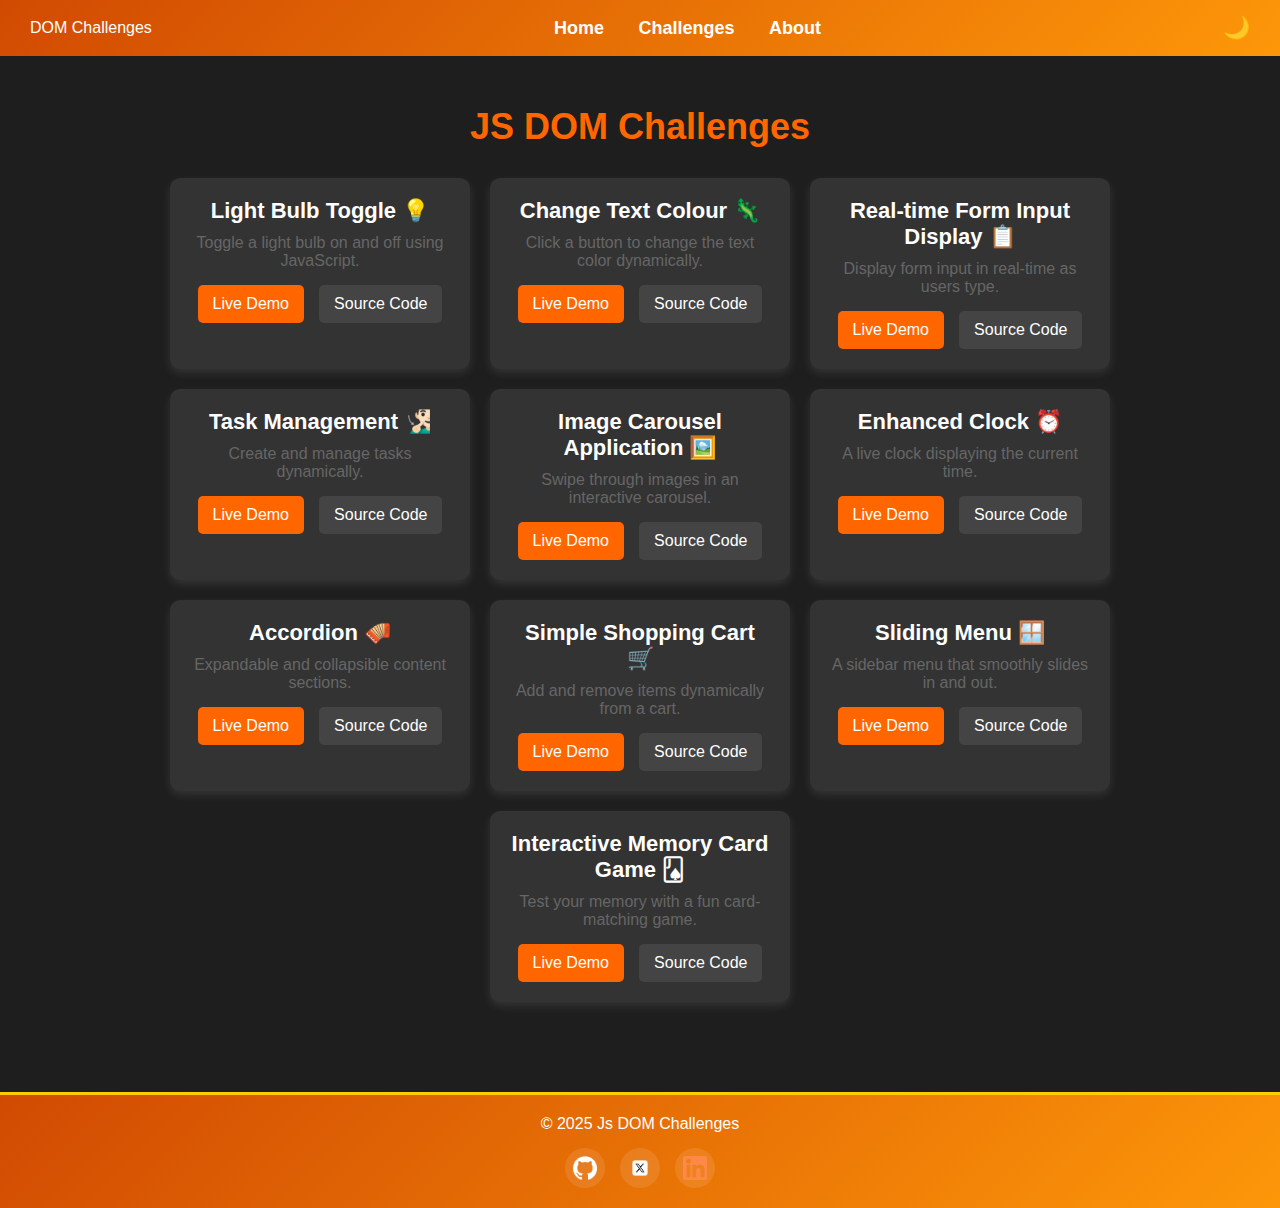
<file: index.html>
<!DOCTYPE html>
<html lang="en">
<head>
  <meta charset="UTF-8">
  <meta name="viewport" content="width=device-width, initial-scale=1.0">
  <title>JS DOM Challenges</title>
  <link rel="stylesheet" href="styles.css">
  <script defer src="script.js"></script>
</head>
<body class="dark-mode">
  <nav class="navbar">
    <div class="logo">DOM Challenges</div>
    <div class="nav-links">
      <a href="#">Home</a>
      <a href="#">Challenges</a>
      <a href="#">About</a>
    </div>
    <button id="darkModeToggle">🌙</button>
  </nav>

  <main class="main">
    <h1 class="heading">JS DOM Challenges</h1>
    <div class="cards-container">
      <div class="card"><h3>Light Bulb Toggle 💡</h3><p>Toggle a light bulb on and off using JavaScript.</p><div class="card-buttons"><a href="./challenge-1/index.html" class="live-btn">Live Demo</a><a href="https://github.com/srvjha/DOM-Challenges/tree/main/challenge-1" target="_blank" class="source-btn">Source Code</a></div></div>
      <div class="card"><h3>Change Text Colour 🦎</h3><p>Click a button to change the text color dynamically.</p><div class="card-buttons"><a href="./challenge-2/index.html" class="live-btn">Live Demo</a><a href="https://github.com/srvjha/DOM-Challenges/tree/main/challenge-2"  target="_blank" class="source-btn">Source Code</a></div></div>
      <div class="card"><h3>Real-time Form Input Display 📋</h3><p>Display form input in real-time as users type.</p><div class="card-buttons"><a href="./challenge-3/index.html" class="live-btn">Live Demo</a><a href="https://github.com/srvjha/DOM-Challenges/tree/main/challenge-3" target="_blank" class="source-btn">Source Code</a></div></div>
      <div class="card"><h3>Task Management 🧏🏻‍♂️</h3><p>Create and manage tasks dynamically.</p><div class="card-buttons"><a href="./challenge-4/index.html" class="live-btn">Live Demo</a><a href="https://github.com/srvjha/DOM-Challenges/tree/main/challenge-4" target="_blank" class="source-btn">Source Code</a></div></div>
      <div class="card"><h3>Image Carousel Application 🖼️</h3><p>Swipe through images in an interactive carousel.</p><div class="card-buttons"><a href="./challenge-5/index.html" class="live-btn">Live Demo</a><a href="https://github.com/srvjha/DOM-Challenges/tree/main/challenge-5" target="_blank" class="source-btn">Source Code</a></div></div>
      <div class="card"><h3>Enhanced Clock ⏰</h3><p>A live clock displaying the current time.</p><div class="card-buttons"><a href="./challenge-6/index.html" class="live-btn">Live Demo</a><a href="https://github.com/srvjha/DOM-Challenges/tree/main/challenge-6" target="_blank" class="source-btn">Source Code</a></div></div>
      <div class="card"><h3>Accordion 🪗</h3><p>Expandable and collapsible content sections.</p><div class="card-buttons"><a href="./challenge-7/index.html" class="live-btn">Live Demo</a><a href="https://github.com/srvjha/DOM-Challenges/tree/main/challenge-7" target="_blank" class="source-btn">Source Code</a></div></div>
      <div class="card"><h3>Simple Shopping Cart 🛒</h3><p>Add and remove items dynamically from a cart.</p><div class="card-buttons"><a href="./challenge-8/index.html" class="live-btn">Live Demo</a><a href="https://github.com/srvjha/DOM-Challenges/tree/main/challenge-8" target="_blank" class="source-btn">Source Code</a></div></div>
      <div class="card"><h3>Sliding Menu 🪟</h3><p>A sidebar menu that smoothly slides in and out.</p><div class="card-buttons"><a href="./challenge-9/index.html" class="live-btn">Live Demo</a><a href="https://github.com/srvjha/DOM-Challenges/tree/main/challenge-9" target="_blank" class="source-btn">Source Code</a></div></div>
      <div class="card"><h3>Interactive Memory Card Game 🂫</h3><p>Test your memory with a fun card-matching game.</p><div class="card-buttons"><a href="./challenge-10/index.html" class="live-btn">Live Demo</a><a href="https://github.com/srvjha/DOM-Challenges/tree/main/challenge-10" target="_blank" class="source-btn">Source Code</a></div></div>
    </div>
  </main>

  <footer class="footer">
    <p style="font-family: 'Lucida Sans', 'Lucida Sans Regular', 'Lucida Grande', 'Lucida Sans Unicode', Geneva, Verdana, sans-serif;">© 2025 Js DOM Challenges</p>
    <div class="social-icons">
      <a href="https://github.com/" target="_blank"><img src="images/github.png" alt="GitHub"></a>
      <a href="https://twitter.com/" target="_blank"><img src="images/twitter.png" alt="Twitter"></a>
      <a href="https://linkedin.com/" target="_blank"><img src="images/linkedin.png" alt="LinkedIn"></a>
    </div>
  </footer>
</body>
</html>
</file>
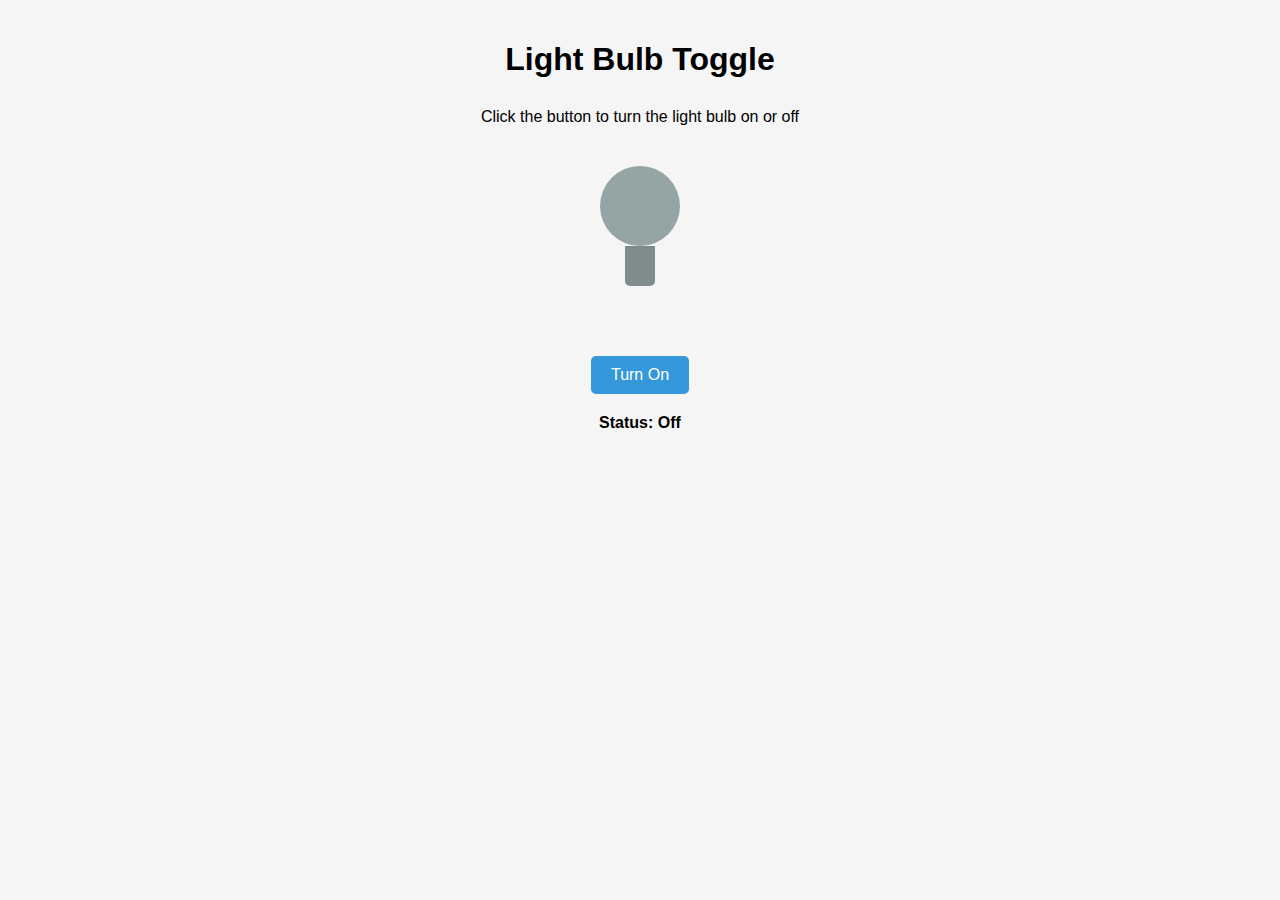
<file: challenge-1/index.html>
<!DOCTYPE html>
<html lang="en">
  <head>
    <meta charset="UTF-8" />
    <meta name="viewport" content="width=device-width, initial-scale=1.0" />
    <title>Light Bulb Toggle</title>
    <link rel="stylesheet" href="styles.css" />
  </head>
  <body id="body">
    <h1>Light Bulb Toggle</h1>
    <p>Click the button to turn the light bulb on or off</p>

    <div class="bulb-container">
      <div id="bulb" class="bulb off"></div>
      <div class="bulb-base"></div>
    </div>

    <button id="toggleButton">Turn On</button>

    <p id="status" class="switch-status">Status: Off</p>

    <script src="app.js"></script>
  </body>
</html>
</file>
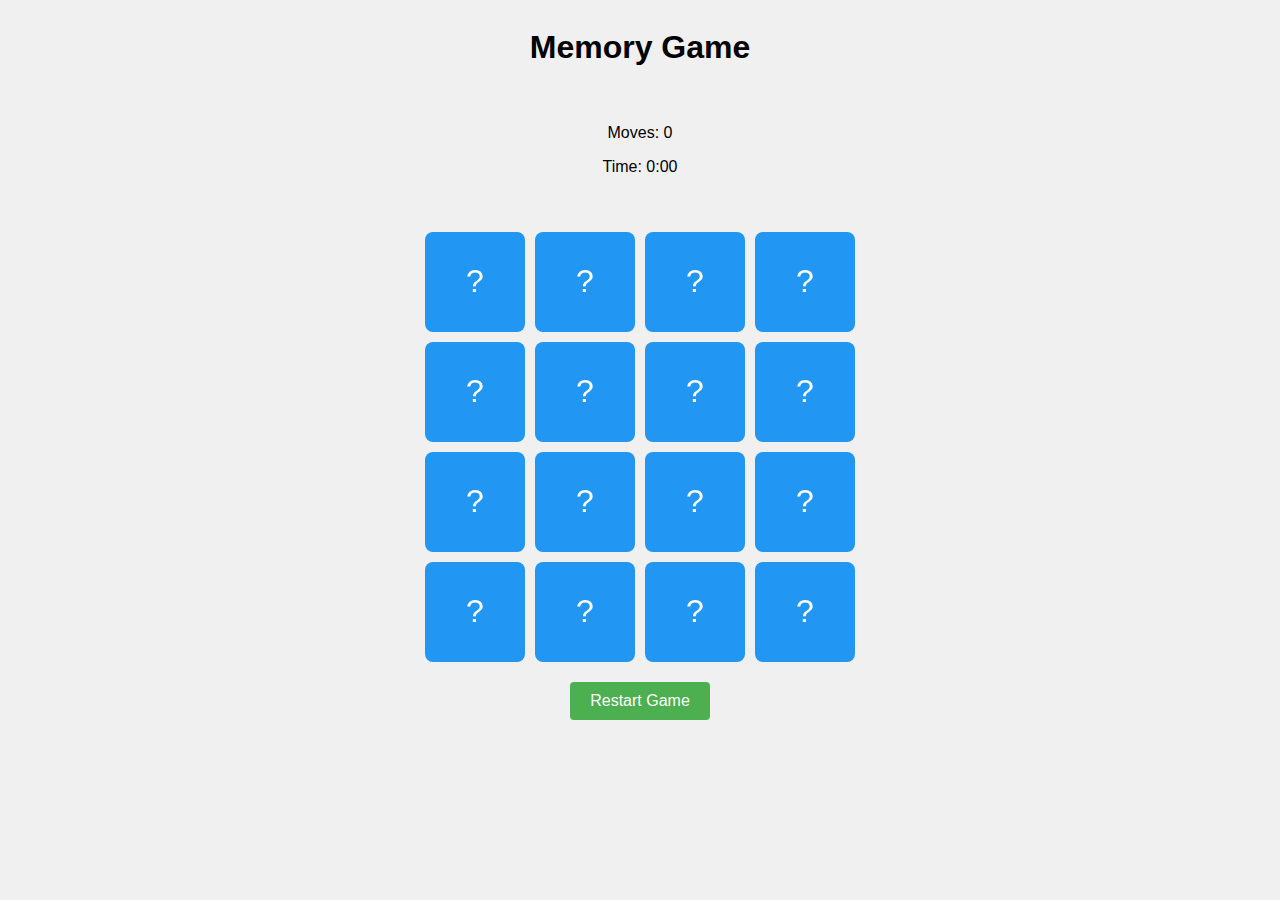
<file: challenge-10/index.html>
<!DOCTYPE html>
<html lang="en">
  <head>
    <meta charset="UTF-8" />
    <meta name="viewport" content="width=device-width, initial-scale=1.0" />
    <title>Memory Card Game</title>
    <link rel="stylesheet" href="styles.css" />
  </head>
  <body>
    <h1>Memory Game</h1>
    <div class="stats">
      <p>Moves: <span id="moves">0</span></p>
      <p>Time: <span id="time">0:00</span></p>
    </div>
    <div class="game-container" id="gameContainer"></div>
    <button onclick="restartGame()">Restart Game</button>

    <script src="app.js"></script>
  </body>
</html>
</file>
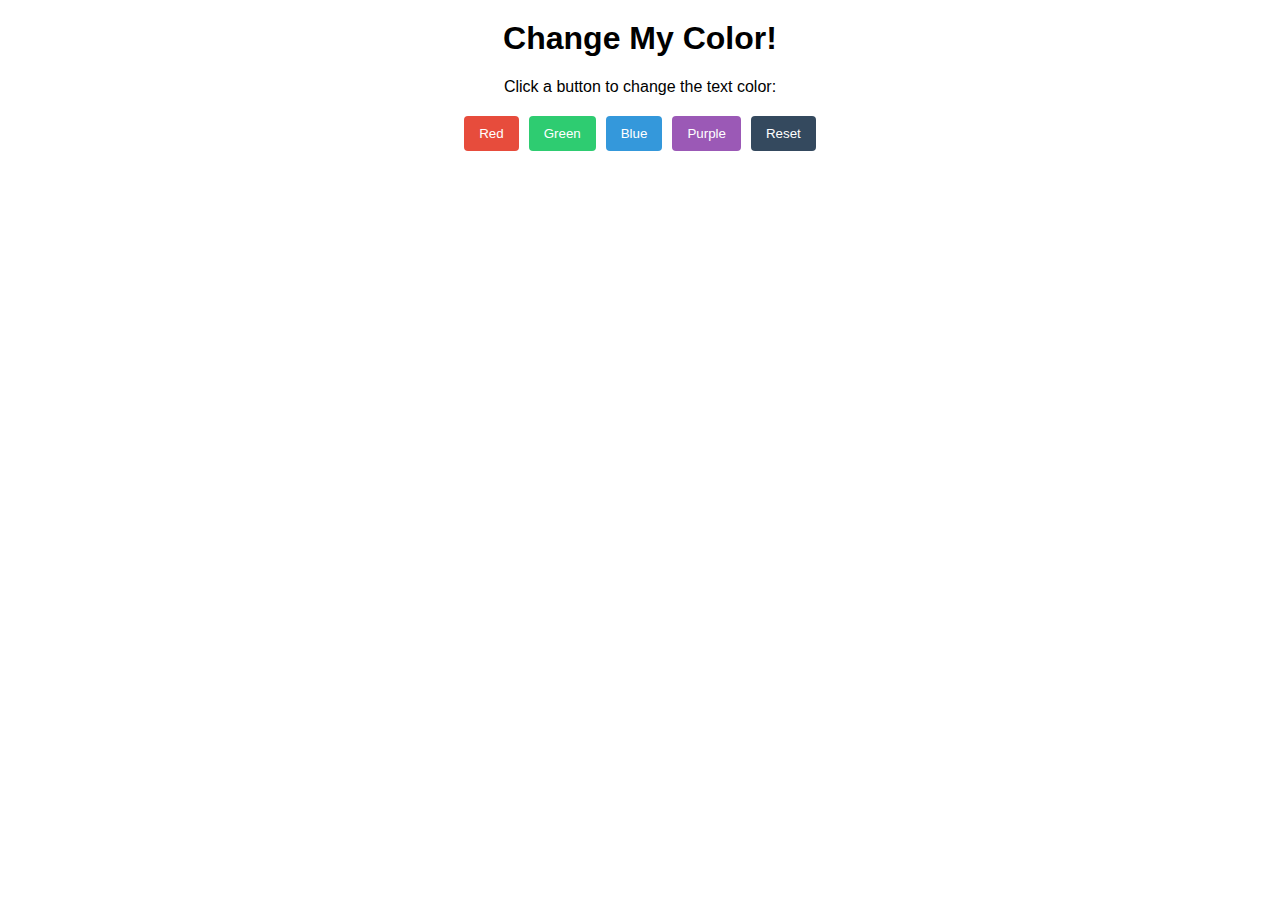
<file: challenge-2/index.html>
<html lang="en">
  <head>
    <meta charset="UTF-8" />
    <meta name="viewport" content="width=device-width, initial-scale=1.0" />
    <title>Change Text Color</title>
    <link rel="stylesheet" href="styles.css" />
  </head>
  <body>
    <h1 id="mainHeading">Change My Color!</h1>
    <p>Click a button to change the text color:</p>

    <div class="color-buttons">
      <button id="redButton">Red</button>
      <button id="greenButton">Green</button>
      <button id="blueButton">Blue</button>
      <button id="purpleButton">Purple</button>
      <button id="resetButton">Reset</button>
    </div>

    <script src="app.js"></script>
  </body>
</html>
</file>
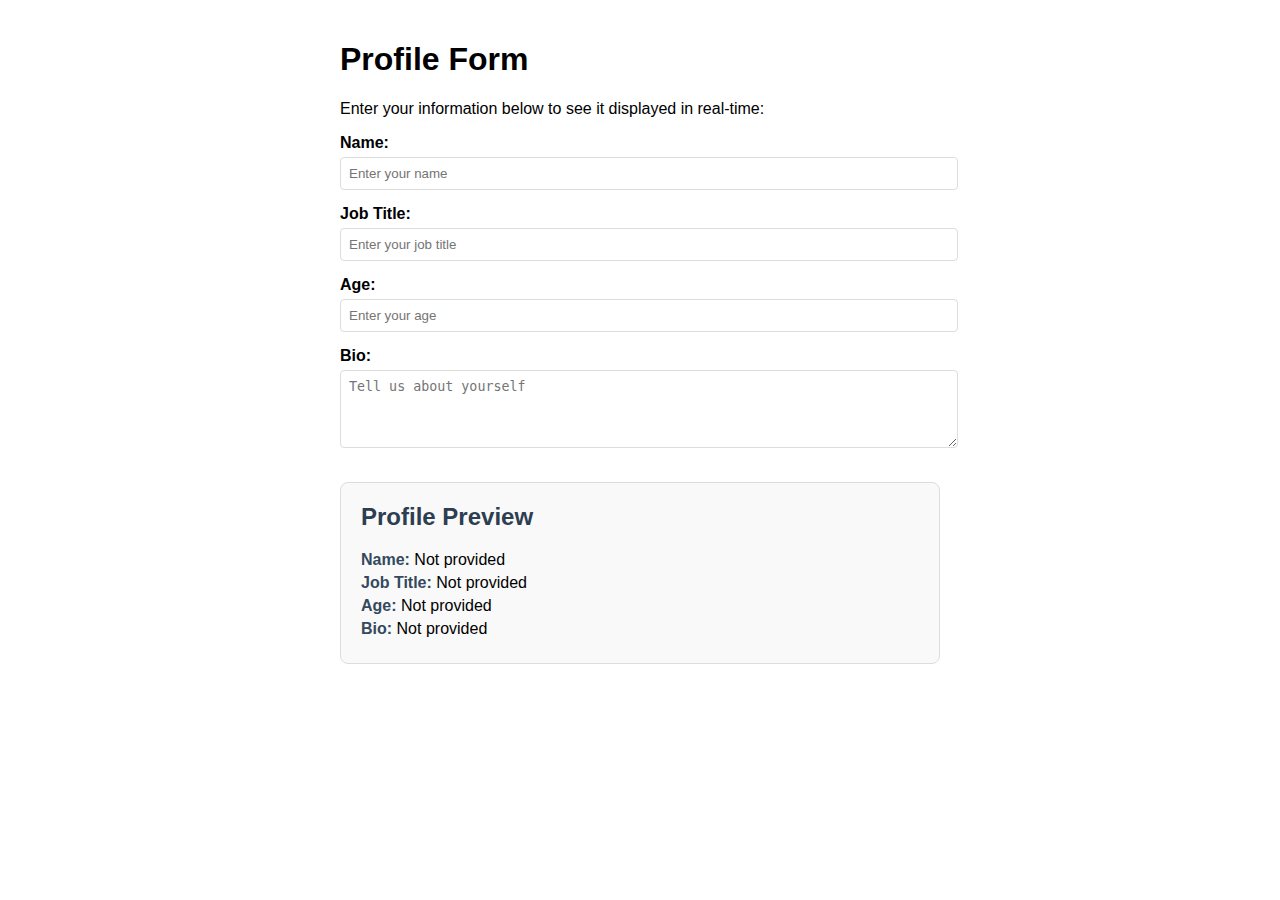
<file: challenge-3/index.html>
<!DOCTYPE html>
<html lang="en">
  <head>
    <meta charset="UTF-8" />
    <meta name="viewport" content="width=device-width, initial-scale=1.0" />
    <title>Real-time Form Input Display</title>
    <link rel="stylesheet" href="styles.css" />
  </head>
  <body>
    <h1>Profile Form</h1>
    <p>Enter your information below to see it displayed in real-time:</p>

    <div class="form-container">
      <div class="form-group">
        <label for="nameInput">Name:</label>
        <input type="text" id="nameInput" placeholder="Enter your name" />
      </div>

      <div class="form-group">
        <label for="jobInput">Job Title:</label>
        <input type="text" id="jobInput" placeholder="Enter your job title" />
      </div>

      <div class="form-group">
        <label for="ageInput">Age:</label>
        <input
          type="number"
          id="ageInput"
          min="18"
          max="120"
          placeholder="Enter your age"
        />
      </div>

      <div class="form-group">
        <label for="bioInput">Bio:</label>
        <textarea
          id="bioInput"
          rows="4"
          placeholder="Tell us about yourself"
        ></textarea>
      </div>
    </div>

    <div class="preview-card">
      <h2>Profile Preview</h2>
      <div class="profile-info">
        <p><strong>Name:</strong> <span id="nameDisplay">Not provided</span></p>
        <p>
          <strong>Job Title:</strong> <span id="jobDisplay">Not provided</span>
        </p>
        <p><strong>Age:</strong> <span id="ageDisplay">Not provided</span></p>
        <p><strong>Bio:</strong> <span id="bioDisplay">Not provided</span></p>
      </div>
    </div>

    <script src="app.js"></script>
  </body>
</html>
</file>
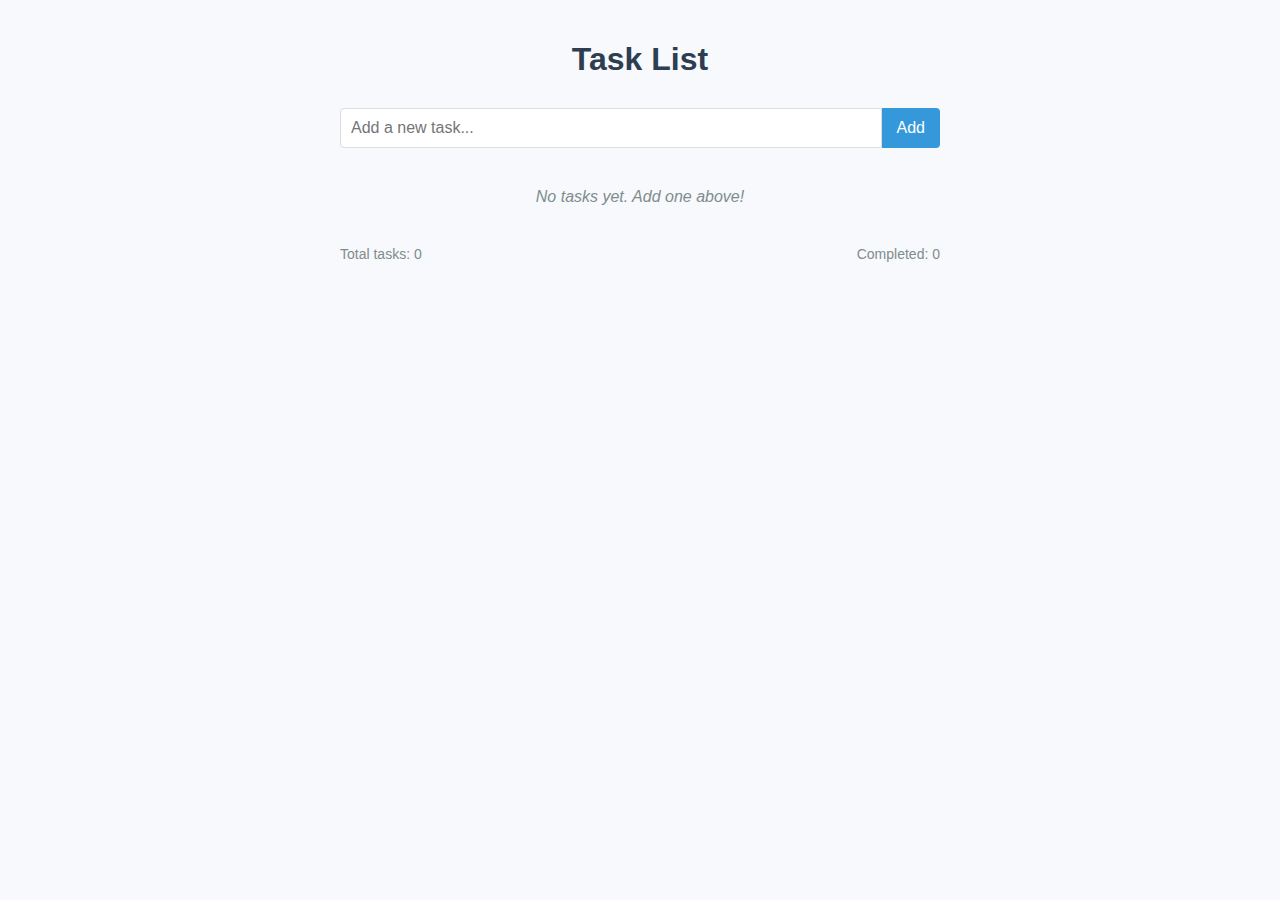
<file: challenge-4/index.html>
<!DOCTYPE html>
<html lang="en">
  <head>
    <meta charset="UTF-8" />
    <meta name="viewport" content="width=device-width, initial-scale=1.0" />
    <title>Task List Application</title>
    <link rel="stylesheet" href="styles.css" />
  </head>
  <body>
    <h1>Task List</h1>

    <div class="task-form">
      <input
        type="text"
        id="taskInput"
        class="task-input"
        placeholder="Add a new task..."
      />
      <button id="addButton" class="add-button">Add</button>
    </div>

    <ul id="taskList" class="task-list">
      <li class="empty-list">No tasks yet. Add one above!</li>
    </ul>

    <div class="task-stats">
      <span id="totalTasks">Total tasks: 0</span>
      <span id="completedTasks">Completed: 0</span>
    </div>
  </body>
  <script src="app.js"></script>
</html>
</file>
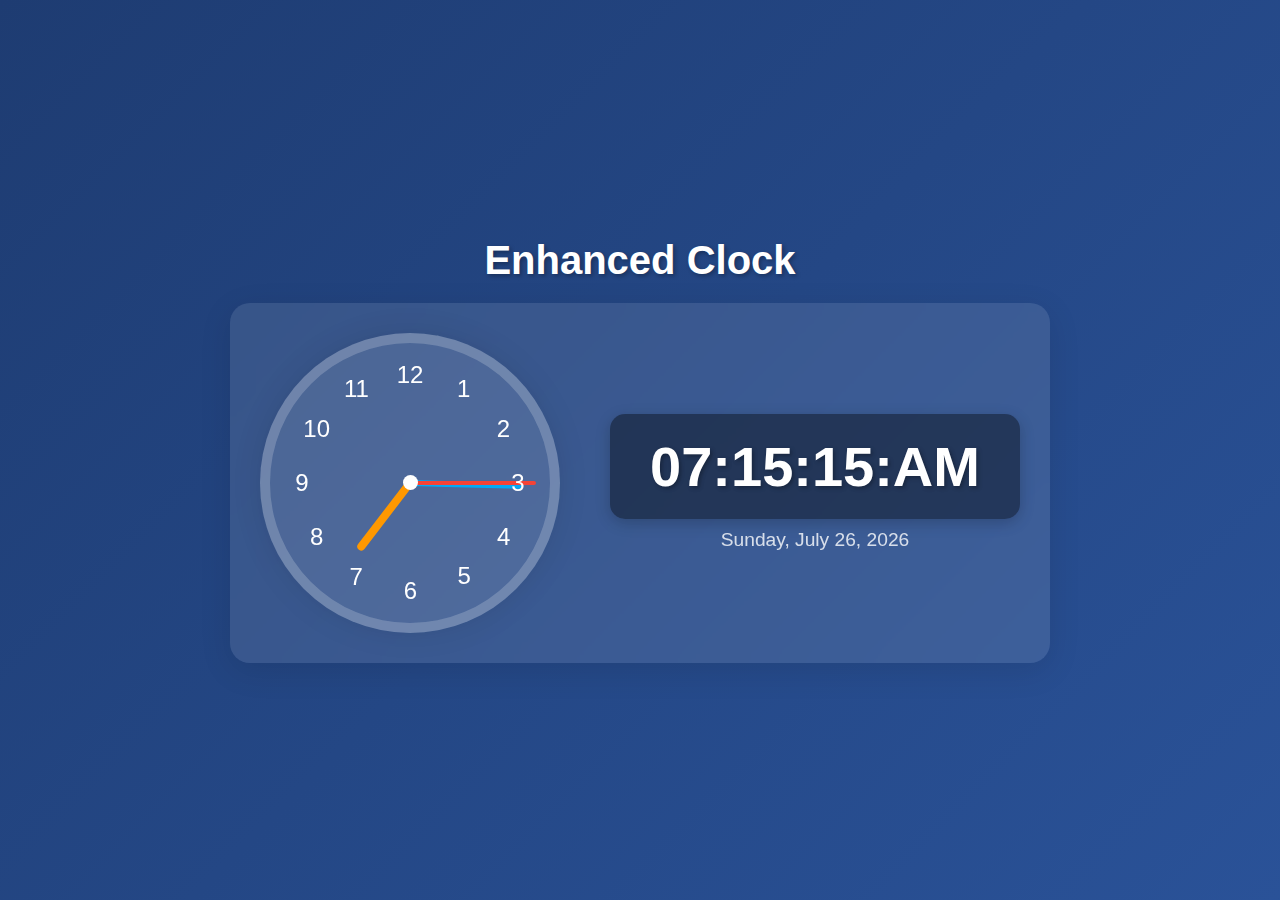
<file: challenge-6/index.html>
<!DOCTYPE html>
<html lang="en">
  <head>
    <meta charset="UTF-8" />
    <meta name="viewport" content="width=device-width, initial-scale=1.0" />
    <title>Enhanced Digital & Analog Clock</title>
    <link rel="stylesheet" href="styles.css" />
  </head>
  <body>
    <h2>Enhanced Clock</h2>

    <div class="container">
      <div class="clock">
        <div class="hand hour"></div>
        <div class="hand minute"></div>
        <div class="hand second"></div>
      </div>

      <div>
        <div class="digital-clock"></div>
        <div class="date"></div>
      </div>
    </div>

    <script src="app.js"></script>
  </body>
</html>
</file>
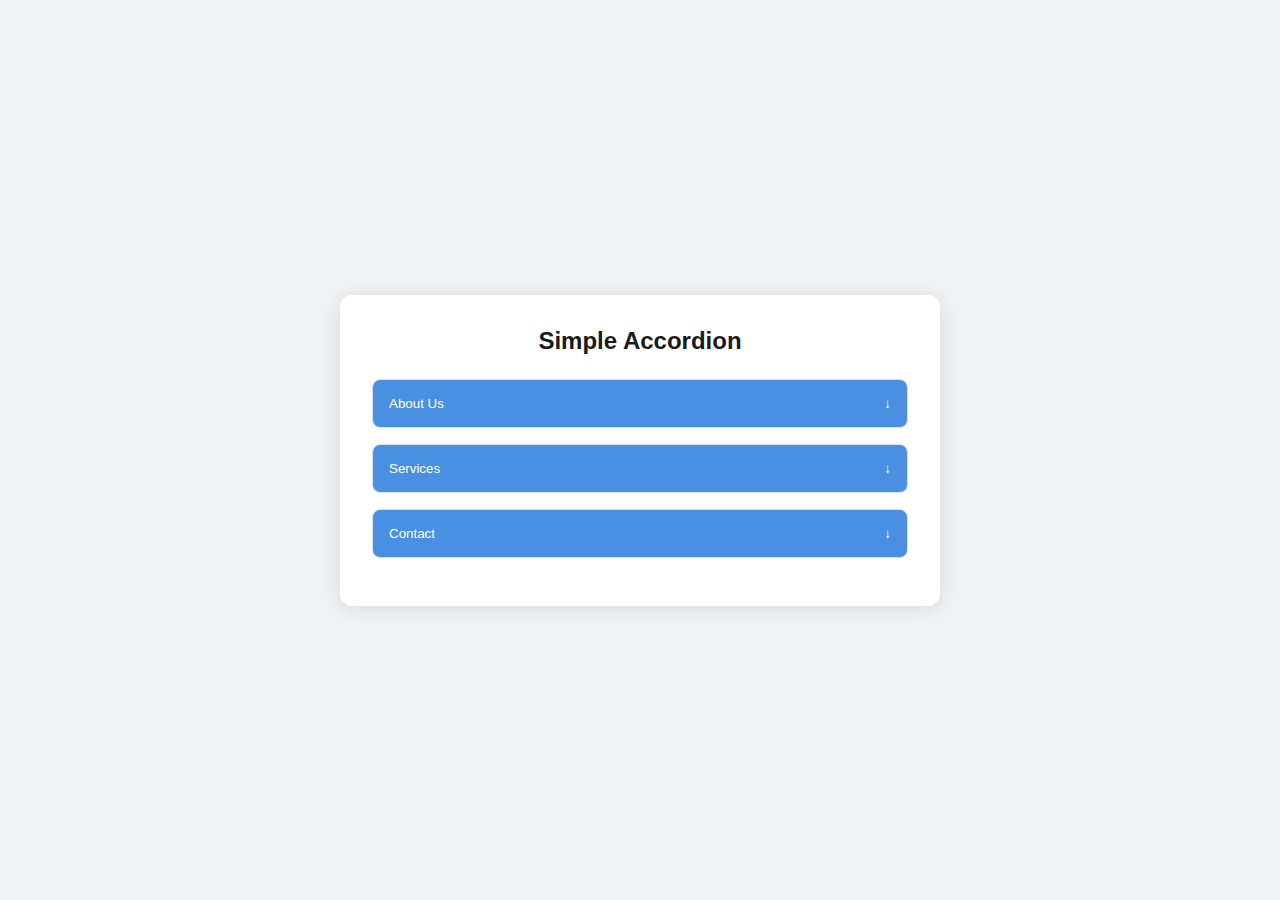
<file: challenge-7/index.html>
<!DOCTYPE html>
<html lang="en">
  <head>
    <meta charset="UTF-8" />
    <meta name="viewport" content="width=device-width, initial-scale=1.0" />
    <title>Slick Accordion</title>
    <link rel="stylesheet" href="styles.css" />
    <script src="app.js" defer></script>
  </head>
  <body>
    <div class="container">
      <h2>Simple Accordion</h2>
      <div class="accordion">
        <div class="accordion-item">
          <button class="accordion-button">
            About Us
            <span class="arrow">↓</span>
          </button>
          <div class="accordion-content">
            <p>
              We are a company dedicated to creating amazing web experiences.
              Our team works tirelessly to bring you the best solutions.
            </p>
          </div>
        </div>

        <div class="accordion-item">
          <button class="accordion-button">
            Services
            <span class="arrow">↓</span>
          </button>
          <div class="accordion-content">
            <p>
              We offer web design, development, and consulting services to help
              your business grow online.
            </p>
          </div>
        </div>

        <div class="accordion-item">
          <button class="accordion-button">
            Contact
            <span class="arrow">↓</span>
          </button>
          <div class="accordion-content">
            <p>
              Get in touch with us through email or phone. We're always happy to
              help with your projects.
            </p>
          </div>
        </div>
      </div>
    </div>

   
  </body>
</html>
</file>
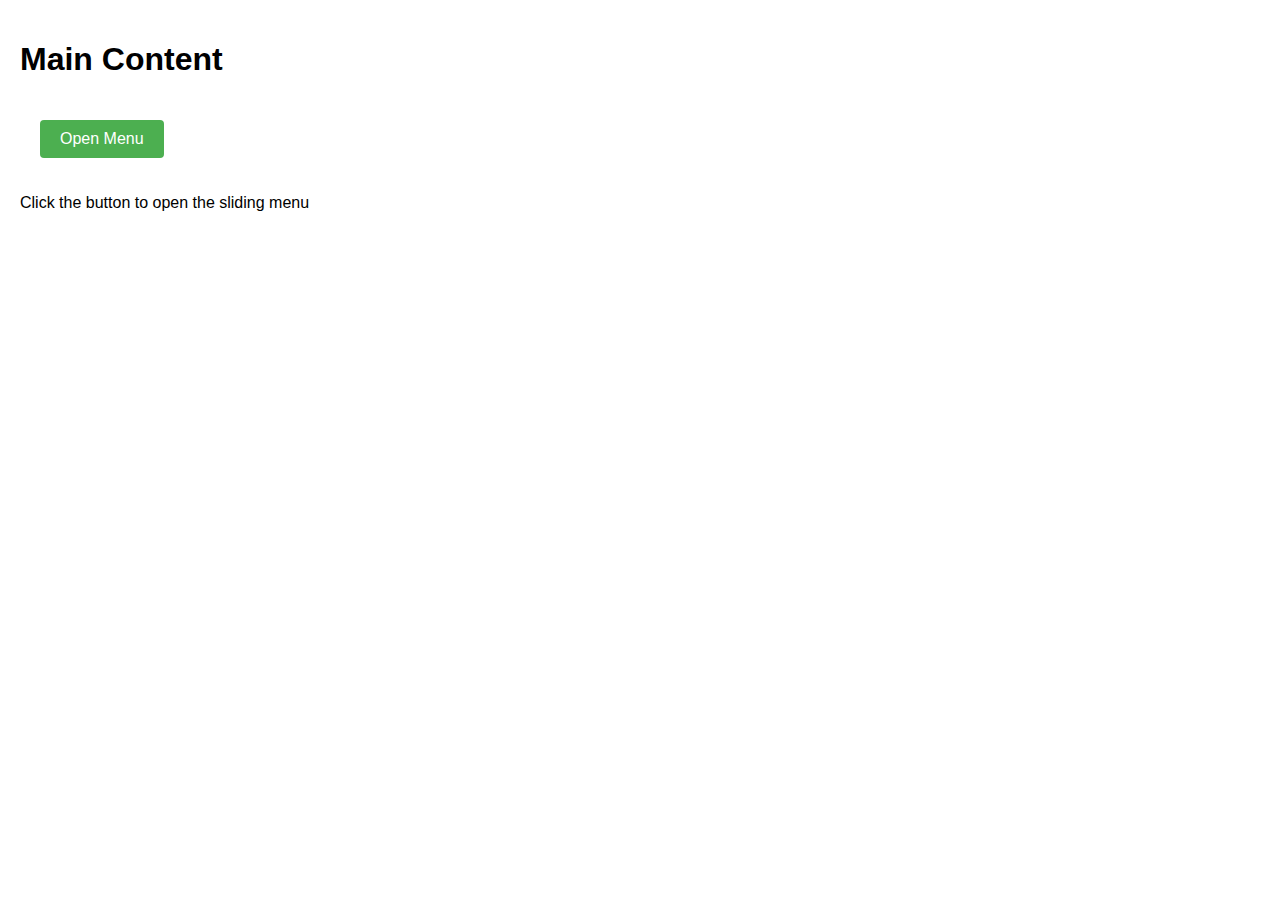
<file: challenge-9/index.html>
<!DOCTYPE html>
<html lang="en">
  <head>
    <meta charset="UTF-8" />
    <meta name="viewport" content="width=device-width, initial-scale=1.0" />
    <title>Sliding Menu</title>
    <link rel="stylesheet" href="styles.css" />
  </head>
  <body>
    <div class="content">
      <h1>Main Content</h1>
      <button class="toggle-btn">Open Menu</button>
      <p>Click the button to open the sliding menu</p>
    </div>

    <div class="panel">
      <button class="close-btn">X</button>
      <h2>Menu Items</h2>
      <div class="menu-item">Home</div>
      <div class="menu-item">About</div>
      <div class="menu-item">Services</div>
      <div class="menu-item">Contact</div>
    </div>

    <script src="app.js"></script>
  </body>
</html>
</file>
<file: styles.css>
/* General Styles */
* {
  margin: 0;
  padding: 0;
  box-sizing: border-box;
  font-family: "Poppins", sans-serif;
}

body {
  background-color: #f4f4f4;
  color: #333;
  text-align: center;
}

body {
  background-color: #f4f4f4;
  color: #333;
  transition: background 0.3s ease, color 0.3s ease;
}


body.dark-mode {
  background-color: #1e1e1e;
  color: #f4f4f4;
}

.dark-mode .navbar,
.dark-mode .footer {
  background: linear-gradient(135deg, #d14a02, #fd9709);
  border-top-color: #ffcc00;
}

.dark-mode .card {
  background-color: #333;
  color: #fff;
  box-shadow: 0 4px 10px rgba(255, 255, 255, 0.1);
}



.dark-mode .social-icons a {
  background: rgba(255, 255, 255, 0.1);
}

.dark-mode .social-icons a:hover {
  background: #ffcc00;
}
.dark-mode .live-btn {
  background: #ff6600;
  color: white;
}
.navbar {
  display: flex;
  justify-content: space-between;
  align-items: center;
  padding: 15px 30px;
  background: #ff6600;
  color: white;
}

.nav-links a {
  color: white;
  text-decoration: none;
  font-size: large;
  font-weight: bold;
  margin: 0 15px;
  transition: color 0.3s;
}

.nav-links a:hover {
  color: #ffcc00;
}

#darkModeToggle {
  background: none;
  border: none;
  font-size: 22px;
  cursor: pointer;
  transition: transform 0.3s;
}

#darkModeToggle:hover {
  transform: rotate(20deg);
}


.main {
  padding: 50px 20px;
}

.heading {
  font-size: 36px;
  color: #ff6600;
}

.cards-container {
  display: flex;
  flex-wrap: wrap;
  justify-content: center;
  gap: 20px;
  margin-top: 30px;
}

.card {
  background: white;
  padding: 20px;
  border-radius: 10px;
  box-shadow: 0px 5px 15px rgba(0, 0, 0, 0.1);
  transition: transform 0.3s ease, box-shadow 0.3s ease;
  width: 300px;
}

.card:hover {
  transform: translateY(-5px);
  box-shadow: 0px 10px 20px rgba(0, 0, 0, 0.2);
}

.card h3 {
  font-size: 22px;
  margin-bottom: 10px;
}

.card p {
  font-size: 16px;
  color: #666;
}

.card-buttons {
  margin-top: 15px;
  display: flex;
  justify-content: space-around;
}

.live-btn, .source-btn {
  text-decoration: none;
  padding: 10px 15px;
  border-radius: 5px;
  transition: 0.3s;
}

.live-btn {
  background: #ff6600;
  color: white;
}

.source-btn {
  background: #444;
  color: white;
}

.live-btn:hover {
  background: #e65c00;
}

.source-btn:hover {
  background: #222;
}

.footer {
  background: #ff6600;
  color: #fff;
  text-align: center;
  padding: 20px;
  font-size: 1rem;
  position: relative;
  margin-top: 40px;
  border-top: 3px solid #ffcc00;
}

.footer p {
  margin-bottom: 15px;
  font-weight: 500;
}

.social-icons {
  display: flex;
  justify-content: center;
  gap: 15px;
}

.social-icons a {
  display: flex;
  align-items: center;
  justify-content: center;
  width: 40px;
  height: 40px;
  border-radius: 50%;
  background: rgba(23, 6, 6);
  transition: transform 0.3s ease, background 0.3s ease;
}

.social-icons a:hover {
  transform: translateY(-5px);
  background: #21086d;
}

.social-icons img {
  width: 24px;
  height: 24px;
  filter: invert(1);
}
</file>
<file: challenge-1/styles.css>
body {
  font-family: Arial, sans-serif;
  max-width: 600px;
  margin: 0 auto;
  padding: 20px;
  text-align: center;
  background-color: #f5f5f5;
  transition: background-color 0.3s ease;
}

.dark-mode {
  background-color: #333;
  color: white;
}

h1 {
  margin-bottom: 30px;
}

.bulb-container {
  margin: 40px auto;
  position: relative;
  width: 100px;
  height: 150px;
}

.bulb {
  width: 80px;
  height: 80px;
  background-color: #f1c40f;
  border-radius: 50%;
  position: absolute;
  top: 0;
  left: 50%;
  transform: translateX(-50%);
  box-shadow: 0 0 50px rgba(241, 196, 15, 0.5);
  transition: all 0.3s ease;
}

.bulb.off {
  background-color: #95a5a6;
  box-shadow: none;
}

.bulb-base {
  width: 30px;
  height: 40px;
  background-color: #7f8c8d;
  position: absolute;
  top: 80px;
  left: 50%;
  transform: translateX(-50%);
  border-radius: 0 0 5px 5px;
}

button {
  padding: 10px 20px;
  background-color: #3498db;
  color: white;
  border: none;
  border-radius: 5px;
  cursor: pointer;
  font-size: 16px;
  transition: background-color 0.3s;
}

button:hover {
  background-color: #2980b9;
}

.switch-status {
  margin-top: 20px;
  font-weight: bold;
}
</file>
<file: challenge-10/styles.css>
body {
  font-family: Arial, sans-serif;
  display: flex;
  flex-direction: column;
  align-items: center;
  background: #f0f0f0;
}

.game-container {
  display: grid;
  grid-template-columns: repeat(4, 1fr);
  gap: 10px;
  margin: 20px;
  perspective: 1000px;
}

.card {
  width: 100px;
  height: 100px;
  position: relative;
  transform-style: preserve-3d;
  transition: transform 0.5s;
  cursor: pointer;
}

.card.flipped {
  transform: rotateY(180deg);
}

.card-front,
.card-back {
  position: absolute;
  width: 100%;
  height: 100%;
  backface-visibility: hidden;
  display: flex;
  align-items: center;
  justify-content: center;
  font-size: 2em;
  border-radius: 8px;
}

.card-front {
  background: #2196f3;
  color: white;
}

.card-back {
  background: white;
  transform: rotateY(180deg);
  border: 2px solid #2196f3;
}

.stats {
  margin: 20px;
  text-align: center;
}

button {
  padding: 10px 20px;
  font-size: 1em;
  cursor: pointer;
  background: #4caf50;
  color: white;
  border: none;
  border-radius: 4px;
}
</file>
<file: challenge-2/styles.css>
body {
  font-family: Arial, sans-serif;
  max-width: 600px;
  margin: 0 auto;
  padding: 20px;
  text-align: center;
}
h1 {
  transition: color 0.3s ease;
}
.color-buttons {
  display: flex;
  justify-content: center;
  gap: 10px;
  margin: 20px 0;
}
button {
  padding: 10px 15px;
  border: none;
  border-radius: 4px;
  cursor: pointer;
  color: white;
}
#redButton {
  background-color: #e74c3c;
}
#greenButton {
  background-color: #2ecc71;
}
#blueButton {
  background-color: #3498db;
}
#purpleButton {
  background-color: #9b59b6;
}
#resetButton {
  background-color: #34495e;
}
</file>
<file: challenge-3/styles.css>
body {
  font-family: Arial, sans-serif;
  max-width: 600px;
  margin: 0 auto;
  padding: 20px;
}
.form-group {
  margin-bottom: 15px;
}
label {
  display: block;
  margin-bottom: 5px;
  font-weight: bold;
}
input,
textarea,
select {
  width: 100%;
  padding: 8px;
  border: 1px solid #ddd;
  border-radius: 4px;
}
.preview-card {
  margin-top: 30px;
  border: 1px solid #ddd;
  border-radius: 8px;
  padding: 20px;
  background-color: #f9f9f9;
}
h2 {
  margin-top: 0;
  color: #2c3e50;
}
.profile-info p {
  margin: 5px 0;
}
.profile-info strong {
  color: #34495e;
}
</file>
<file: challenge-4/styles.css>
body {
  font-family: 'Segoe UI', Tahoma, Geneva, Verdana, sans-serif;
  max-width: 600px;
  margin: 0 auto;
  padding: 20px;
  background-color: #f7f9fc;
}

h1 {
  color: #2c3e50;
  text-align: center;
  margin-bottom: 30px;
}

.task-form {
  display: flex;
  margin-bottom: 20px;
}

.task-input {
  flex: 1;
  padding: 10px;
  font-size: 16px;
  border: 1px solid #ddd;
  border-radius: 4px 0 0 4px;
}

.add-button {
  padding: 10px 15px;
  background-color: #3498db;
  color: white;
  border: none;
  border-radius: 0 4px 4px 0;
  cursor: pointer;
  font-size: 16px;
}

.add-button:hover {
  background-color: #2980b9;
}

.task-list {
  list-style: none;
  padding: 0;
}

.task-item {
  display: flex;
  align-items: center;
  padding: 12px 15px;
  background-color: white;
  border-radius: 4px;
  margin-bottom: 10px;
  box-shadow: 0 2px 5px rgba(0, 0, 0, 0.1);
  animation: fadeIn 0.3s ease;
}

@keyframes fadeIn {
  from {
    opacity: 0;
    transform: translateY(-10px);
  }
  to {
    opacity: 1;
    transform: translateY(0);
  }
}

.task-text {
  flex: 1;
  margin-left: 10px;
}

.complete-checkbox {
  width: 18px;
  height: 18px;
  cursor: pointer;
}

.task-item.completed .task-text {
  text-decoration: line-through;
  color: #95a5a6;
}

.delete-button {
  background-color: #e74c3c;
  color: white;
  border: none;
  border-radius: 4px;
  padding: 5px 10px;
  cursor: pointer;
  font-size: 14px;
  opacity: 0.8;
  transition: opacity 0.2s;
}

.delete-button:hover {
  opacity: 1;
}

.empty-list {
  text-align: center;
  color: #7f8c8d;
  font-style: italic;
  padding: 20px;
}

.task-stats {
  display: flex;
  justify-content: space-between;
  margin-top: 20px;
  color: #7f8c8d;
  font-size: 14px;
}
</file>
<file: challenge-6/styles.css>
* {
  margin: 0;
  padding: 0;
  box-sizing: border-box;
  font-family: 'Segoe UI', Tahoma, Geneva, Verdana, sans-serif;
}

body {
  display: flex;
  flex-direction: column;
  align-items: center;
  justify-content: center;
  min-height: 100vh;
  background: linear-gradient(135deg, #1e3c72, #2a5298);
  color: white;
  padding: 20px;
}

.container {
  display: flex;
  flex-direction: column;
  align-items: center;
  gap: 30px;
  background: rgba(255, 255, 255, 0.1);
  padding: 30px;
  border-radius: 20px;
  backdrop-filter: blur(10px);
  box-shadow: 0 8px 32px rgba(0, 0, 0, 0.1);
}

h2 {
  font-size: 2.5rem;
  margin-bottom: 20px;
  text-shadow: 2px 2px 4px rgba(0, 0, 0, 0.3);
}

.clock {
  width: 300px;
  height: 300px;
  position: relative;
  background: rgba(255, 255, 255, 0.1);
  border: 10px solid rgba(255, 255, 255, 0.2);
  border-radius: 50%;
  display: flex;
  align-items: center;
  justify-content: center;
  box-shadow: 0 0 30px rgba(0, 0, 0, 0.1);
}

.clock::before {
  content: '';
  position: absolute;
  width: 15px;
  height: 15px;
  background: white;
  border-radius: 50%;
  z-index: 10;
}

.clock .number {
  position: absolute;
  width: 100%;
  height: 100%;
  text-align: center;
  transform: rotate(var(--rotation));
  font-size: 1.5rem;
  padding: 18px;
}

.clock .number span {
  display: inline-block;
  transform: rotate(calc(var(--rotation) * -1));
}

.hand {
  position: absolute;
  bottom: 50%;
  transform-origin: bottom;
  border-radius: 4px;
  transform: translateX(-50%) rotate(0deg);
  transition: transform 0.2s cubic-bezier(0.4, 2.08, 0.55, 0.44);
}

.hour {
  width: 8px;
  height: 30%;
  background: #ff9800;
  left: 50%;
}

.minute {
  width: 6px;
  height: 40%;
  background: #03a9f4;
  left: 50%;
}

.second {
  width: 4px;
  height: 45%;
  background: #f44336;
  left: 50%;
}

.digital-clock {
  font-size: 3.5rem;
  font-weight: bold;
  padding: 20px 40px;
  background: rgba(0, 0, 0, 0.4);
  border-radius: 15px;
  min-width: 300px;
  text-align: center;
  box-shadow: 0 4px 15px rgba(0, 0, 0, 0.2);
  text-shadow: 2px 2px 4px rgba(0, 0, 0, 0.3);
}

.date {
  font-size: 1.2rem;
  margin-top: 10px;
  opacity: 0.8;
  display: flex;
  justify-content: center;
}

@media (min-width: 768px) {
  .container {
    flex-direction: row;
    gap: 50px;
  }
}
</file>
<file: challenge-7/styles.css>
* {
  margin: 0;
  padding: 0;
  box-sizing: border-box;
  font-family: 'Arial', sans-serif;
}

body {
  min-height: 100vh;
  display: grid;
  place-items: center;
  background: #f0f2f5;
}

.container {
  width: 90%;
  max-width: 600px;
  background: white;
  padding: 2rem;
  border-radius: 12px;
  box-shadow: 0 2px 20px rgba(0, 0, 0, 0.1);
}

h2 {
  color: #1a1a1a;
  margin-bottom: 1.5rem;
  font-size: 1.5rem;
  text-align: center;
}

.accordion-item {
  background: white;
  margin-bottom: 1rem;
  border-radius: 8px;
  overflow: hidden;
  border: 1px solid #e1e1e1;
}

.accordion-button {
  width: 100%;
  padding: 1rem;
  background: #4a90e2;
  color: white;
  border: none;
  text-align: left;
  display: flex;
  justify-content: space-between;
  align-items: center;
  cursor: pointer;
  transition: 0.3s ease;
}

.accordion-button:hover {
  background: #357abd;
}

.accordion-content {
  max-height: 0;
  padding: 0 1rem;
  background: white;
  overflow: hidden;
  transition: all 0.3s ease-out;
}

.accordion-content p {
  padding: 1rem 0;
  color: #666;
  line-height: 1.5;
}

.arrow {
  transition: transform 0.3s ease;
}

.active .arrow {
  transform: rotate(180deg);
}

.active .accordion-content {
  max-height: 200px;
}
</file>
<file: challenge-9/styles.css>
body {
  margin: 0;
  font-family: Arial, sans-serif;
}

.panel {
  position: fixed;
  top: 0;
  right: -360px;
  width: 300px;
  height: 100%;
  background: #f1f1f1;
  transition: all 0.3s ease;
  padding: 20px;
  box-shadow: -2px 0 5px rgba(0, 0, 0, 0.2);
}

.panel.active {
  right: 0;
}

.toggle-btn {
  padding: 10px 20px;
  background: #4caf50;
  color: white;
  border: none;
  border-radius: 4px;
  cursor: pointer;
  margin: 20px;
  font-size: 16px;
}

.toggle-btn:hover {
  background: #45a049;
}

.close-btn {
  position: absolute;
  top: 10px;
  right: 10px;
  padding: 5px 10px;
  background: #ff4444;
  color: white;
  border: none;
  border-radius: 4px;
  cursor: pointer;
}

.close-btn:hover {
  background: #ff0000;
}

.menu-item {
  padding: 15px;
  margin: 5px 0;
  background: white;
  cursor: pointer;
  border-radius: 4px;
  transition: background 0.2s;
}

.menu-item:hover {
  background: #e0e0e0;
}

.content {
  padding: 20px;
}
</file>
